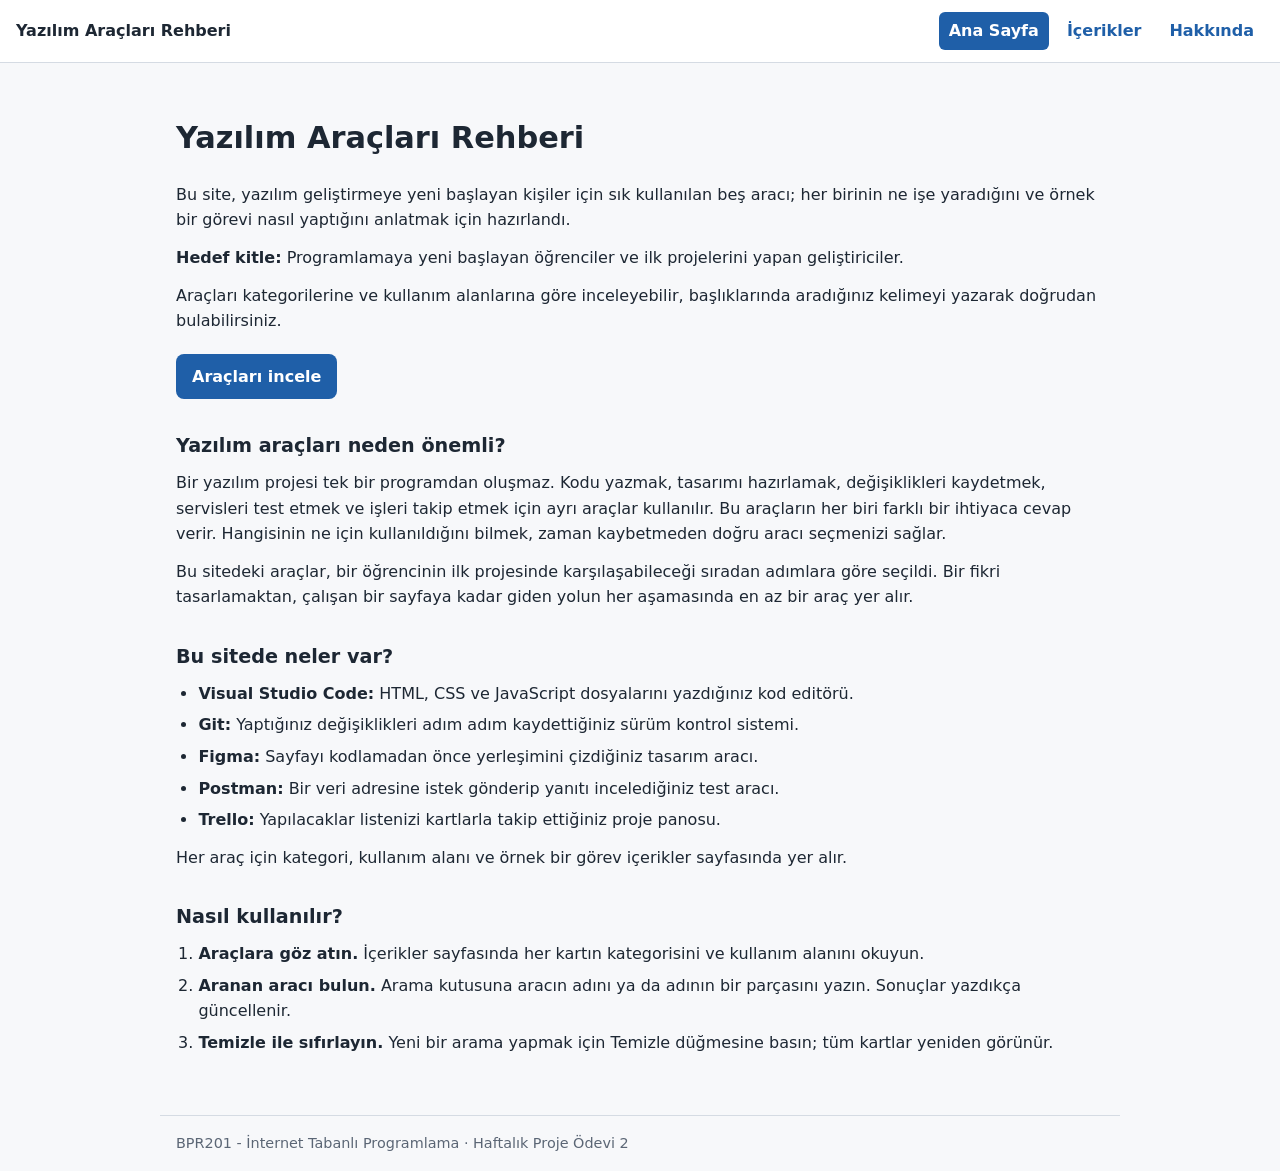
<file: index.html>
<!DOCTYPE html>
<html lang="tr">
<head>
  <meta charset="UTF-8">
  <meta name="viewport" content="width=device-width, initial-scale=1.0">
  <title>Yazılım Araçları Rehberi | Ana Sayfa</title>
  <link rel="stylesheet" href="style.css">
</head>
<body>
  <header class="site-header">
    <a class="site-name" href="index.html">Yazılım Araçları Rehberi</a>
    <nav class="site-nav" aria-label="Ana menü">
      <ul>
        <li><a href="index.html" aria-current="page">Ana Sayfa</a></li>
        <li><a href="icerikler.html">İçerikler</a></li>
        <li><a href="hakkinda.html">Hakkında</a></li>
      </ul>
    </nav>
  </header>

  <main>
    <section>
      <h1>Yazılım Araçları Rehberi</h1>
      <p>Bu site, yazılım geliştirmeye yeni başlayan kişiler için sık kullanılan beş aracı; her birinin ne işe yaradığını ve örnek bir görevi nasıl yaptığını anlatmak için hazırlandı.</p>
      <p><strong>Hedef kitle:</strong> Programlamaya yeni başlayan öğrenciler ve ilk projelerini yapan geliştiriciler.</p>
      <p>Araçları kategorilerine ve kullanım alanlarına göre inceleyebilir, başlıklarında aradığınız kelimeyi yazarak doğrudan bulabilirsiniz.</p>
      <a class="button" href="icerikler.html">Araçları incele</a>
    </section>

    <section>
      <h2>Yazılım araçları neden önemli?</h2>
      <p>Bir yazılım projesi tek bir programdan oluşmaz. Kodu yazmak, tasarımı hazırlamak, değişiklikleri kaydetmek, servisleri test etmek ve işleri takip etmek için ayrı araçlar kullanılır. Bu araçların her biri farklı bir ihtiyaca cevap verir. Hangisinin ne için kullanıldığını bilmek, zaman kaybetmeden doğru aracı seçmenizi sağlar.</p>
      <p>Bu sitedeki araçlar, bir öğrencinin ilk projesinde karşılaşabileceği sıradan adımlara göre seçildi. Bir fikri tasarlamaktan, çalışan bir sayfaya kadar giden yolun her aşamasında en az bir araç yer alır.</p>
    </section>

    <section>
      <h2>Bu sitede neler var?</h2>
      <ul>
        <li><strong>Visual Studio Code:</strong> HTML, CSS ve JavaScript dosyalarını yazdığınız kod editörü.</li>
        <li><strong>Git:</strong> Yaptığınız değişiklikleri adım adım kaydettiğiniz sürüm kontrol sistemi.</li>
        <li><strong>Figma:</strong> Sayfayı kodlamadan önce yerleşimini çizdiğiniz tasarım aracı.</li>
        <li><strong>Postman:</strong> Bir veri adresine istek gönderip yanıtı incelediğiniz test aracı.</li>
        <li><strong>Trello:</strong> Yapılacaklar listenizi kartlarla takip ettiğiniz proje panosu.</li>
      </ul>
      <p>Her araç için kategori, kullanım alanı ve örnek bir görev içerikler sayfasında yer alır.</p>
    </section>

    <section>
      <h2>Nasıl kullanılır?</h2>
      <ol>
        <li><strong>Araçlara göz atın.</strong> İçerikler sayfasında her kartın kategorisini ve kullanım alanını okuyun.</li>
        <li><strong>Aranan aracı bulun.</strong> Arama kutusuna aracın adını ya da adının bir parçasını yazın. Sonuçlar yazdıkça güncellenir.</li>
        <li><strong>Temizle ile sıfırlayın.</strong> Yeni bir arama yapmak için Temizle düğmesine basın; tüm kartlar yeniden görünür.</li>
      </ol>
    </section>
  </main>

  <footer class="site-footer">
    <p>BPR201 - İnternet Tabanlı Programlama · Haftalık Proje Ödevi 2</p>
  </footer>
</body>
</html>
</file>
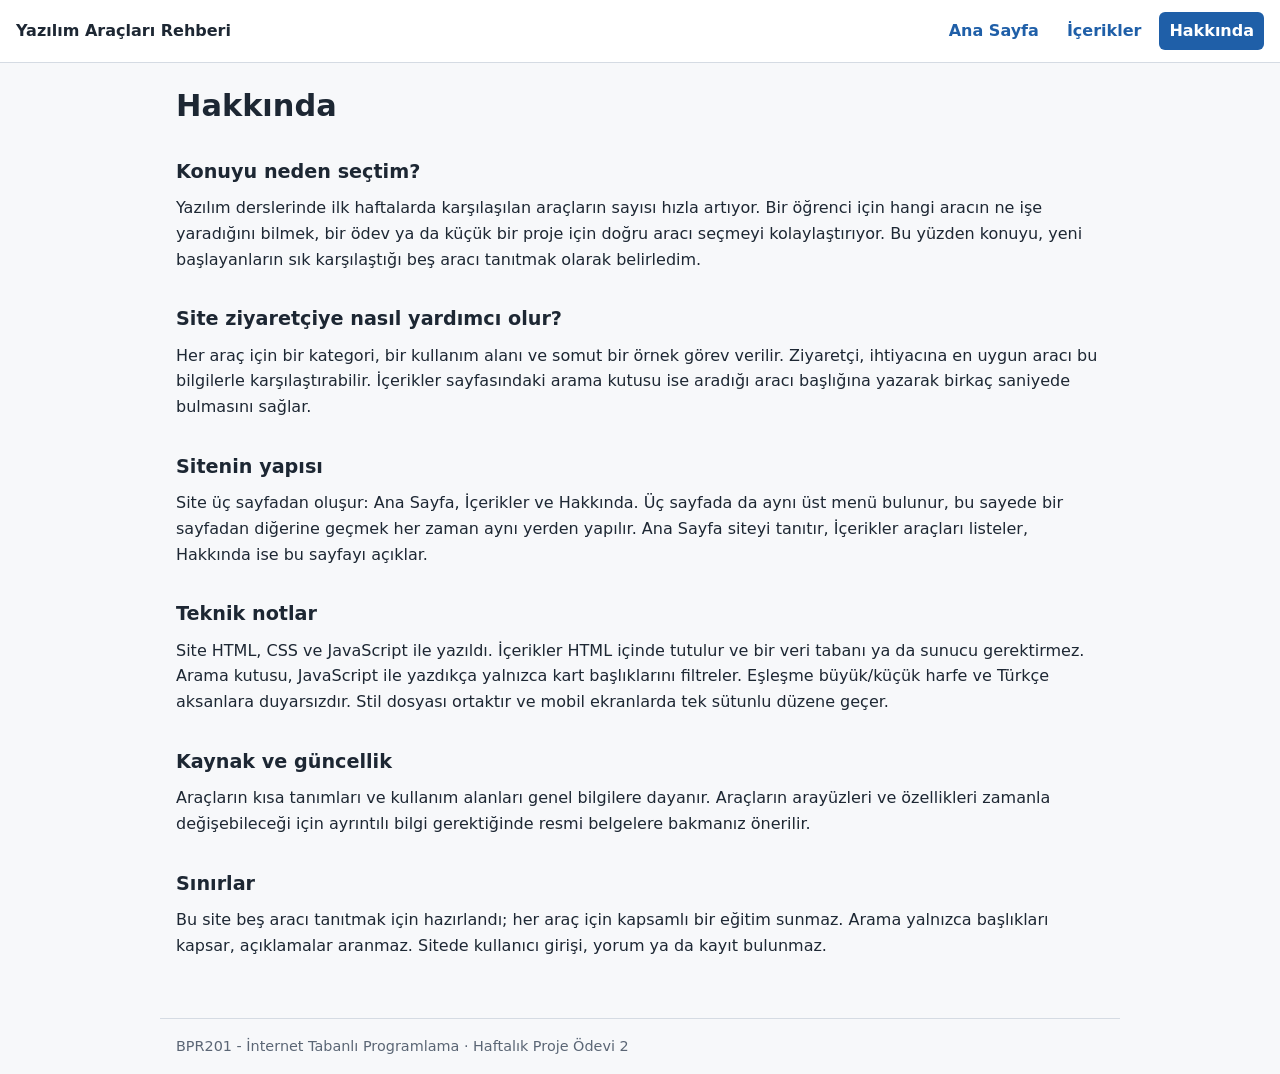
<file: hakkinda.html>
<!DOCTYPE html>
<html lang="tr">
<head>
  <meta charset="UTF-8">
  <meta name="viewport" content="width=device-width, initial-scale=1.0">
  <title>Yazılım Araçları Rehberi | Hakkında</title>
  <link rel="stylesheet" href="style.css">
</head>
<body>
  <header class="site-header">
    <a class="site-name" href="index.html">Yazılım Araçları Rehberi</a>
    <nav class="site-nav" aria-label="Ana menü">
      <ul>
        <li><a href="index.html">Ana Sayfa</a></li>
        <li><a href="icerikler.html">İçerikler</a></li>
        <li><a href="hakkinda.html" aria-current="page">Hakkında</a></li>
      </ul>
    </nav>
  </header>

  <main>
    <h1>Hakkında</h1>

    <section>
      <h2>Konuyu neden seçtim?</h2>
      <p>Yazılım derslerinde ilk haftalarda karşılaşılan araçların sayısı hızla artıyor. Bir öğrenci için hangi aracın ne işe yaradığını bilmek, bir ödev ya da küçük bir proje için doğru aracı seçmeyi kolaylaştırıyor. Bu yüzden konuyu, yeni başlayanların sık karşılaştığı beş aracı tanıtmak olarak belirledim.</p>
    </section>

    <section>
      <h2>Site ziyaretçiye nasıl yardımcı olur?</h2>
      <p>Her araç için bir kategori, bir kullanım alanı ve somut bir örnek görev verilir. Ziyaretçi, ihtiyacına en uygun aracı bu bilgilerle karşılaştırabilir. İçerikler sayfasındaki arama kutusu ise aradığı aracı başlığına yazarak birkaç saniyede bulmasını sağlar.</p>
    </section>

    <section>
      <h2>Sitenin yapısı</h2>
      <p>Site üç sayfadan oluşur: Ana Sayfa, İçerikler ve Hakkında. Üç sayfada da aynı üst menü bulunur, bu sayede bir sayfadan diğerine geçmek her zaman aynı yerden yapılır. Ana Sayfa siteyi tanıtır, İçerikler araçları listeler, Hakkında ise bu sayfayı açıklar.</p>
    </section>

    <section>
      <h2>Teknik notlar</h2>
      <p>Site HTML, CSS ve JavaScript ile yazıldı. İçerikler HTML içinde tutulur ve bir veri tabanı ya da sunucu gerektirmez. Arama kutusu, JavaScript ile yazdıkça yalnızca kart başlıklarını filtreler. Eşleşme büyük/küçük harfe ve Türkçe aksanlara duyarsızdır. Stil dosyası ortaktır ve mobil ekranlarda tek sütunlu düzene geçer.</p>
    </section>

    <section>
      <h2>Kaynak ve güncellik</h2>
      <p>Araçların kısa tanımları ve kullanım alanları genel bilgilere dayanır. Araçların arayüzleri ve özellikleri zamanla değişebileceği için ayrıntılı bilgi gerektiğinde resmi belgelere bakmanız önerilir.</p>
    </section>

    <section>
      <h2>Sınırlar</h2>
      <p>Bu site beş aracı tanıtmak için hazırlandı; her araç için kapsamlı bir eğitim sunmaz. Arama yalnızca başlıkları kapsar, açıklamalar aranmaz. Sitede kullanıcı girişi, yorum ya da kayıt bulunmaz.</p>
    </section>
  </main>

  <footer class="site-footer">
    <p>BPR201 - İnternet Tabanlı Programlama · Haftalık Proje Ödevi 2</p>
  </footer>
</body>
</html>
</file>
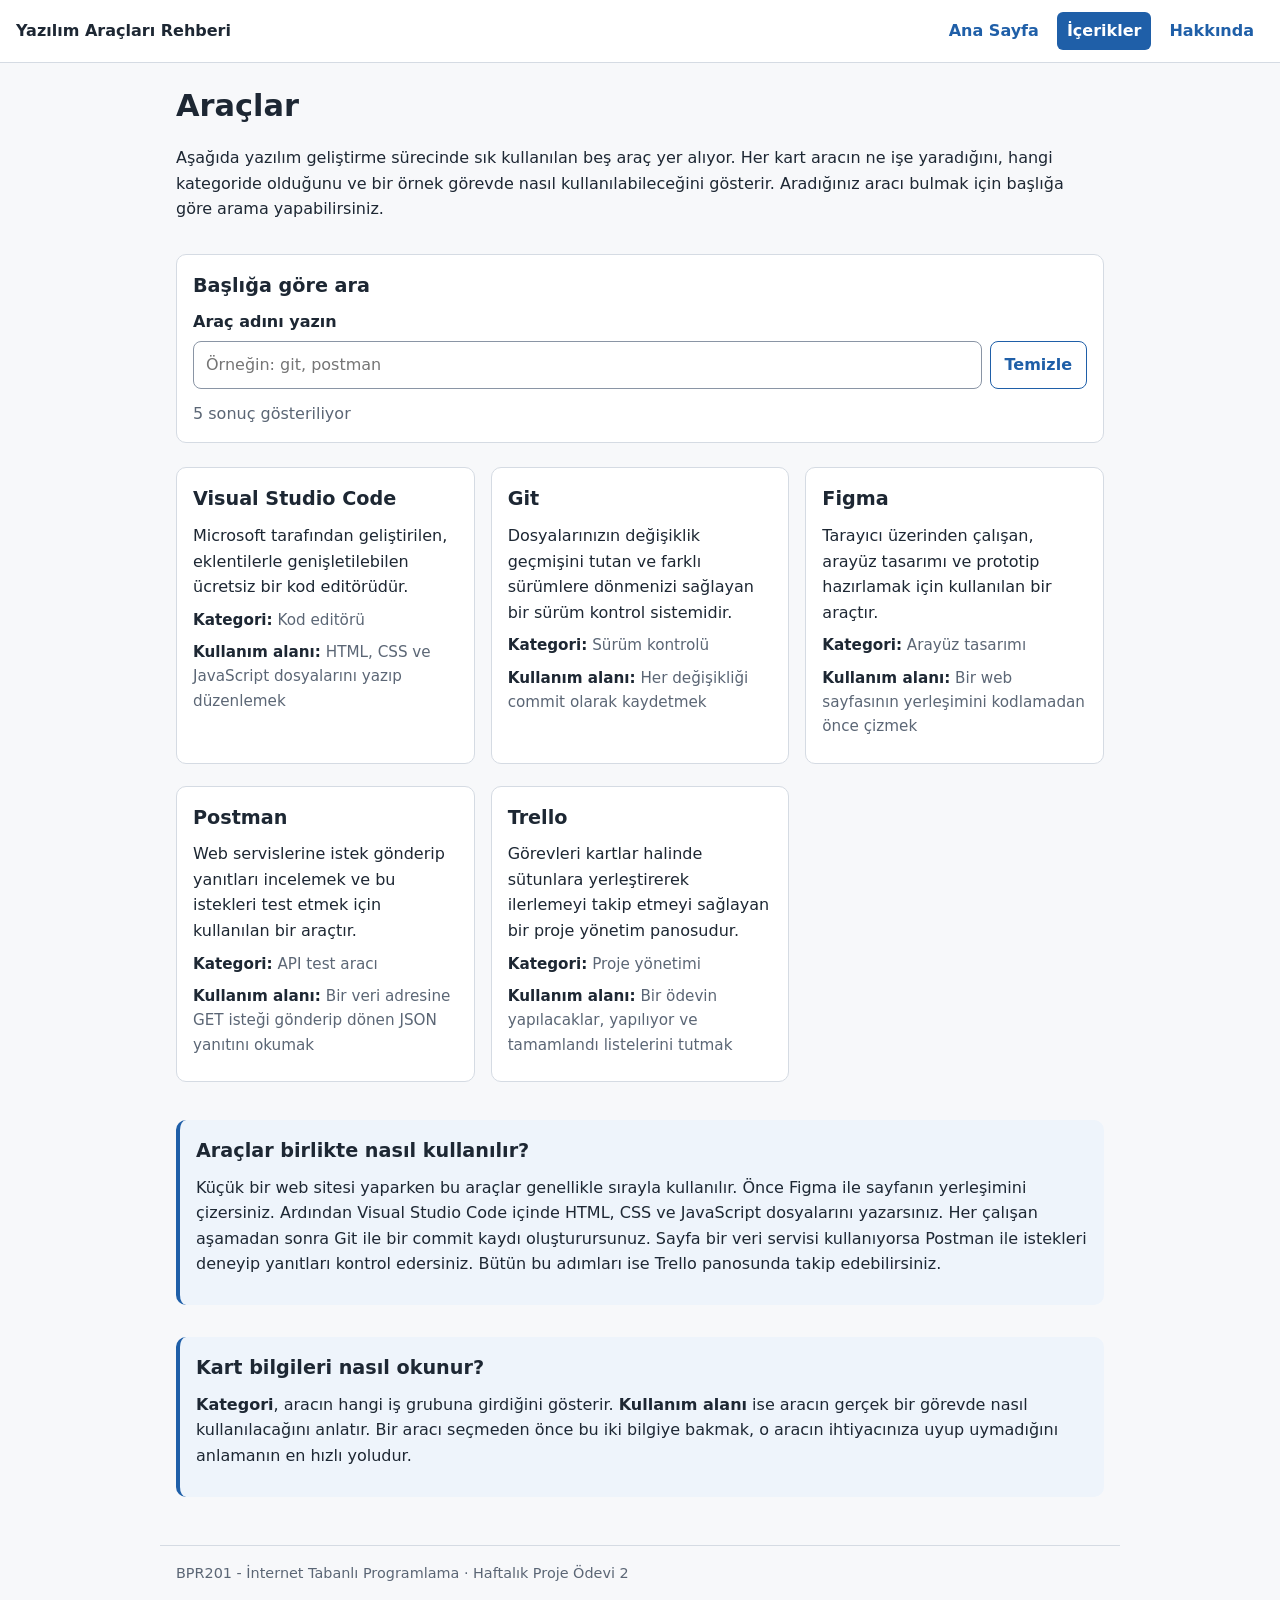
<file: icerikler.html>
<!DOCTYPE html>
<html lang="tr">
<head>
  <meta charset="UTF-8">
  <meta name="viewport" content="width=device-width, initial-scale=1.0">
  <title>Yazılım Araçları Rehberi | İçerikler</title>
  <link rel="stylesheet" href="style.css">
</head>
<body>
  <header class="site-header">
    <a class="site-name" href="index.html">Yazılım Araçları Rehberi</a>
    <nav class="site-nav" aria-label="Ana menü">
      <ul>
        <li><a href="index.html">Ana Sayfa</a></li>
        <li><a href="icerikler.html" aria-current="page">İçerikler</a></li>
        <li><a href="hakkinda.html">Hakkında</a></li>
      </ul>
    </nav>
  </header>

  <main>
    <h1>Araçlar</h1>
    <p>Aşağıda yazılım geliştirme sürecinde sık kullanılan beş araç yer alıyor. Her kart aracın ne işe yaradığını, hangi kategoride olduğunu ve bir örnek görevde nasıl kullanılabileceğini gösterir. Aradığınız aracı bulmak için başlığa göre arama yapabilirsiniz.</p>

    <section class="search-panel" aria-labelledby="arama-baslik">
      <h2 id="arama-baslik">Başlığa göre ara</h2>
      <div role="search">
        <label for="arama-kutusu">Araç adını yazın</label>
        <div class="search-row">
          <input type="text" id="arama-kutusu" autocomplete="off" placeholder="Örneğin: git, postman">
          <button type="button" id="temizle">Temizle</button>
        </div>
      </div>
      <p class="sayac" id="sayac" role="status" aria-live="polite">5 sonuç gösteriliyor</p>
      <p class="bos-sonuc" id="bos-sonuc" hidden>Aramanızla eşleşen araç bulunamadı. Farklı bir kelime deneyin.</p>
    </section>

    <ul class="card-list" id="kart-listesi">
      <li class="card">
        <h2>Visual Studio Code</h2>
        <p>Microsoft tarafından geliştirilen, eklentilerle genişletilebilen ücretsiz bir kod editörüdür.</p>
        <p class="meta"><span>Kategori:</span> Kod editörü</p>
        <p class="meta"><span>Kullanım alanı:</span> HTML, CSS ve JavaScript dosyalarını yazıp düzenlemek</p>
      </li>

      <li class="card">
        <h2>Git</h2>
        <p>Dosyalarınızın değişiklik geçmişini tutan ve farklı sürümlere dönmenizi sağlayan bir sürüm kontrol sistemidir.</p>
        <p class="meta"><span>Kategori:</span> Sürüm kontrolü</p>
        <p class="meta"><span>Kullanım alanı:</span> Her değişikliği commit olarak kaydetmek</p>
      </li>

      <li class="card">
        <h2>Figma</h2>
        <p>Tarayıcı üzerinden çalışan, arayüz tasarımı ve prototip hazırlamak için kullanılan bir araçtır.</p>
        <p class="meta"><span>Kategori:</span> Arayüz tasarımı</p>
        <p class="meta"><span>Kullanım alanı:</span> Bir web sayfasının yerleşimini kodlamadan önce çizmek</p>
      </li>

      <li class="card">
        <h2>Postman</h2>
        <p>Web servislerine istek gönderip yanıtları incelemek ve bu istekleri test etmek için kullanılan bir araçtır.</p>
        <p class="meta"><span>Kategori:</span> API test aracı</p>
        <p class="meta"><span>Kullanım alanı:</span> Bir veri adresine GET isteği gönderip dönen JSON yanıtını okumak</p>
      </li>

      <li class="card">
        <h2>Trello</h2>
        <p>Görevleri kartlar halinde sütunlara yerleştirerek ilerlemeyi takip etmeyi sağlayan bir proje yönetim panosudur.</p>
        <p class="meta"><span>Kategori:</span> Proje yönetimi</p>
        <p class="meta"><span>Kullanım alanı:</span> Bir ödevin yapılacaklar, yapılıyor ve tamamlandı listelerini tutmak</p>
      </li>
    </ul>

    <section class="bilgi-kutusu">
      <h2>Araçlar birlikte nasıl kullanılır?</h2>
      <p>Küçük bir web sitesi yaparken bu araçlar genellikle sırayla kullanılır. Önce Figma ile sayfanın yerleşimini çizersiniz. Ardından Visual Studio Code içinde HTML, CSS ve JavaScript dosyalarını yazarsınız. Her çalışan aşamadan sonra Git ile bir commit kaydı oluşturursunuz. Sayfa bir veri servisi kullanıyorsa Postman ile istekleri deneyip yanıtları kontrol edersiniz. Bütün bu adımları ise Trello panosunda takip edebilirsiniz.</p>
    </section>

    <section class="bilgi-kutusu">
      <h2>Kart bilgileri nasıl okunur?</h2>
      <p><strong>Kategori</strong>, aracın hangi iş grubuna girdiğini gösterir. <strong>Kullanım alanı</strong> ise aracın gerçek bir görevde nasıl kullanılacağını anlatır. Bir aracı seçmeden önce bu iki bilgiye bakmak, o aracın ihtiyacınıza uyup uymadığını anlamanın en hızlı yoludur.</p>
    </section>
  </main>

  <footer class="site-footer">
    <p>BPR201 - İnternet Tabanlı Programlama · Haftalık Proje Ödevi 2</p>
  </footer>

  <script src="script.js"></script>
</body>
</html>
</file>
<file: style.css>
:root {
  --renk-metin: #1d2733;
  --renk-arka: #f7f8fa;
  --renk-kart: #ffffff;
  --renk-kenar: #d5dbe3;
  --renk-soluk: #5b6675;
  --renk-vurgu: #1f5fa8;
  --renk-vurgu-acik: #eef4fb;
  --renk-odak: #ffb000;
  --radius: 10px;
}

* {
  box-sizing: border-box;
}

/* hidden özniteliği her zaman gizlemeli; CSS display kuralı bunu bozmasın */
[hidden] {
  display: none !important;
}

body {
  margin: 0;
  font-family: system-ui, -apple-system, "Segoe UI", Roboto, sans-serif;
  line-height: 1.6;
  color: var(--renk-metin);
  background: var(--renk-arka);
}

/* Ortak üst bölüm ve menü */
.site-header {
  background: var(--renk-kart);
  border-bottom: 1px solid var(--renk-kenar);
  padding: 12px 16px;
  display: flex;
  flex-wrap: wrap;
  gap: 8px 16px;
  align-items: center;
  justify-content: space-between;
}

.site-name {
  font-weight: 700;
  color: var(--renk-metin);
  text-decoration: none;
}

.site-nav ul {
  list-style: none;
  margin: 0;
  padding: 0;
  display: flex;
  flex-wrap: wrap;
  gap: 4px 8px;
}

.site-nav a {
  display: inline-block;
  padding: 6px 10px;
  border-radius: 6px;
  color: var(--renk-vurgu);
  text-decoration: none;
  font-weight: 600;
}

.site-nav a:hover {
  background: var(--renk-vurgu-acik);
}

.site-nav a[aria-current="page"] {
  background: var(--renk-vurgu);
  color: #ffffff;
}

main {
  max-width: 960px;
  margin: 0 auto;
  padding: 24px 16px 48px;
}

main section {
  margin-top: 32px;
}

main p {
  margin: 0 0 12px;
}

main ul,
main ol {
  padding-left: 1.4em;
  margin: 0 0 12px;
}

main li {
  margin-bottom: 6px;
}

/* Ek bilgi kutuları: ana içerikten ayrılmış, sakin bir yüzey */
.bilgi-kutusu {
  background: var(--renk-vurgu-acik);
  border-left: 4px solid var(--renk-vurgu);
  border-radius: var(--radius);
  padding: 16px;
}

h1 {
  font-size: 1.9rem;
  line-height: 1.25;
  margin-top: 0;
}

h2 {
  font-size: 1.2rem;
  margin: 0 0 8px;
}

/* Klavye odağı her etkileşimli öğede görünür olmalı */
a:focus-visible,
input:focus-visible,
button:focus-visible {
  outline: 3px solid var(--renk-odak);
  outline-offset: 2px;
}

.button {
  display: inline-block;
  margin-top: 8px;
  padding: 10px 16px;
  border-radius: 8px;
  background: var(--renk-vurgu);
  color: #ffffff;
  text-decoration: none;
  font-weight: 600;
}

/* Arama alanı */
.search-panel {
  background: var(--renk-kart);
  border: 1px solid var(--renk-kenar);
  border-radius: var(--radius);
  padding: 16px;
  margin-bottom: 24px;
}

.search-panel label {
  display: block;
  font-weight: 600;
  margin-bottom: 6px;
}

.search-row {
  display: flex;
  flex-wrap: wrap;
  gap: 8px;
}

.search-row input {
  flex: 1 1 220px;
  min-width: 0;
  font: inherit;
  padding: 10px 12px;
  border: 1px solid #8a95a5;
  border-radius: 8px;
}

.search-row button {
  font: inherit;
  font-weight: 600;
  padding: 10px 14px;
  border: 1px solid var(--renk-vurgu);
  border-radius: 8px;
  background: var(--renk-kart);
  color: var(--renk-vurgu);
  cursor: pointer;
}

.search-row button:hover {
  background: var(--renk-vurgu-acik);
}

.sayac {
  margin: 12px 0 0;
  color: var(--renk-soluk);
}

.bos-sonuc {
  margin: 12px 0 0;
  padding: 10px 12px;
  border: 1px solid #f0c27a;
  border-radius: 8px;
  background: #fff4e5;
}

/* Kartlar: 390 px genişlikte tek sütun, daha geniş ekranda birden fazla sütun */
.card-list {
  list-style: none;
  margin: 0;
  padding: 0;
  display: grid;
  grid-template-columns: repeat(auto-fill, minmax(240px, 1fr));
  gap: 16px;
}

.card {
  background: var(--renk-kart);
  border: 1px solid var(--renk-kenar);
  border-radius: var(--radius);
  padding: 16px;
}

.card p {
  margin: 0 0 8px;
}

.meta {
  font-size: 0.95rem;
  color: var(--renk-soluk);
}

.meta span {
  font-weight: 600;
  color: var(--renk-metin);
}

.site-footer {
  max-width: 960px;
  margin: 0 auto;
  padding: 16px;
  border-top: 1px solid var(--renk-kenar);
  color: var(--renk-soluk);
  font-size: 0.9rem;
}

.site-footer p {
  margin: 0;
}
</file>
